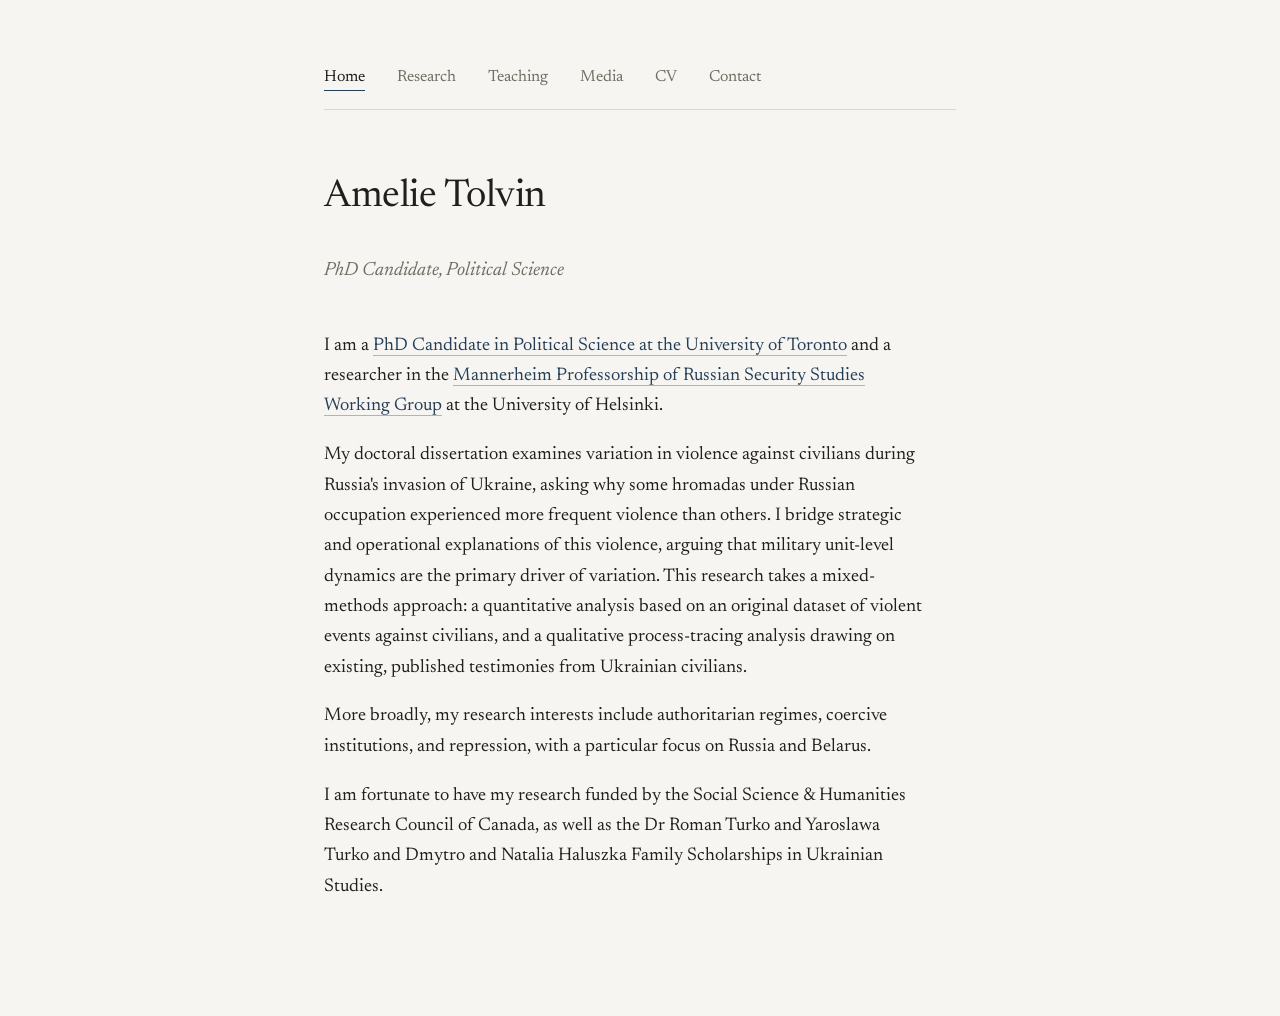
<file: index.html>
<!DOCTYPE html>
<html lang="en">
<head>
  <meta charset="UTF-8">
  <meta name="viewport" content="width=device-width, initial-scale=1.0">
  <title>Amelie Tolvin</title>
  <link rel="stylesheet" href="https://cdnjs.cloudflare.com/ajax/libs/font-awesome/6.7.2/css/all.min.css">
  <link rel="preconnect" href="https://fonts.googleapis.com">
  <link rel="preconnect" href="https://fonts.gstatic.com" crossorigin>
  <link href="https://fonts.googleapis.com/css2?family=Newsreader:ital,wght@0,400;0,600;1,400&display=swap" rel="stylesheet">
  <link rel="stylesheet" href="style.css">
</head>
<body>
  <div class="wrap">

    <!-- ============ NAVIGATION ============ -->
    <nav>
      <a href="/" class="active">Home</a>
      <a href="research.html">Research</a>
      <a href="teaching.html">Teaching</a>
      <a href="media.html">Media</a>
      <a href="cv.html">CV</a>
      <a href="contact.html">Contact</a>
    </nav>

    <!-- ============ INTRO ============ -->
    <header>
      <h1>Amelie Tolvin</h1>
      <p class="tagline">PhD Candidate, Political Science</p>
      <p>
        I am a <a href="https://www.politics.utoronto.ca/people/directories/graduate-students/amelie-tolvin">PhD Candidate in Political Science at the University of Toronto</a>
        and a researcher in the
        <a href="https://www.helsinki.fi/en/researchgroups/the-mannerheim-professorship-of-russian-security-studies-working-group">Mannerheim Professorship of Russian Security Studies Working Group</a> at the University of Helsinki.</p>

      <p>My doctoral dissertation examines variation in violence against civilians during Russia's invasion of Ukraine, asking why some hromadas under Russian occupation experienced more frequent violence than others. I bridge strategic and operational explanations of this violence, arguing that military unit-level dynamics are the primary driver of variation. This research takes a mixed-methods approach: a quantitative analysis based on an original dataset of violent events against civilians, and a qualitative process-tracing analysis drawing on existing, published testimonies from Ukrainian civilians.</p>
          
      <p>More broadly, my research interests include authoritarian regimes, coercive institutions, and repression, with a particular focus on Russia and Belarus.</p>

      <p>I am fortunate to have my research funded by the Social Science & Humanities Research Council of Canada, as well as the Dr Roman Turko and Yaroslawa Turko and Dmytro and Natalia Haluszka Family Scholarships in Ukrainian Studies.</p>
    </header>

</body>
</html>
</file>
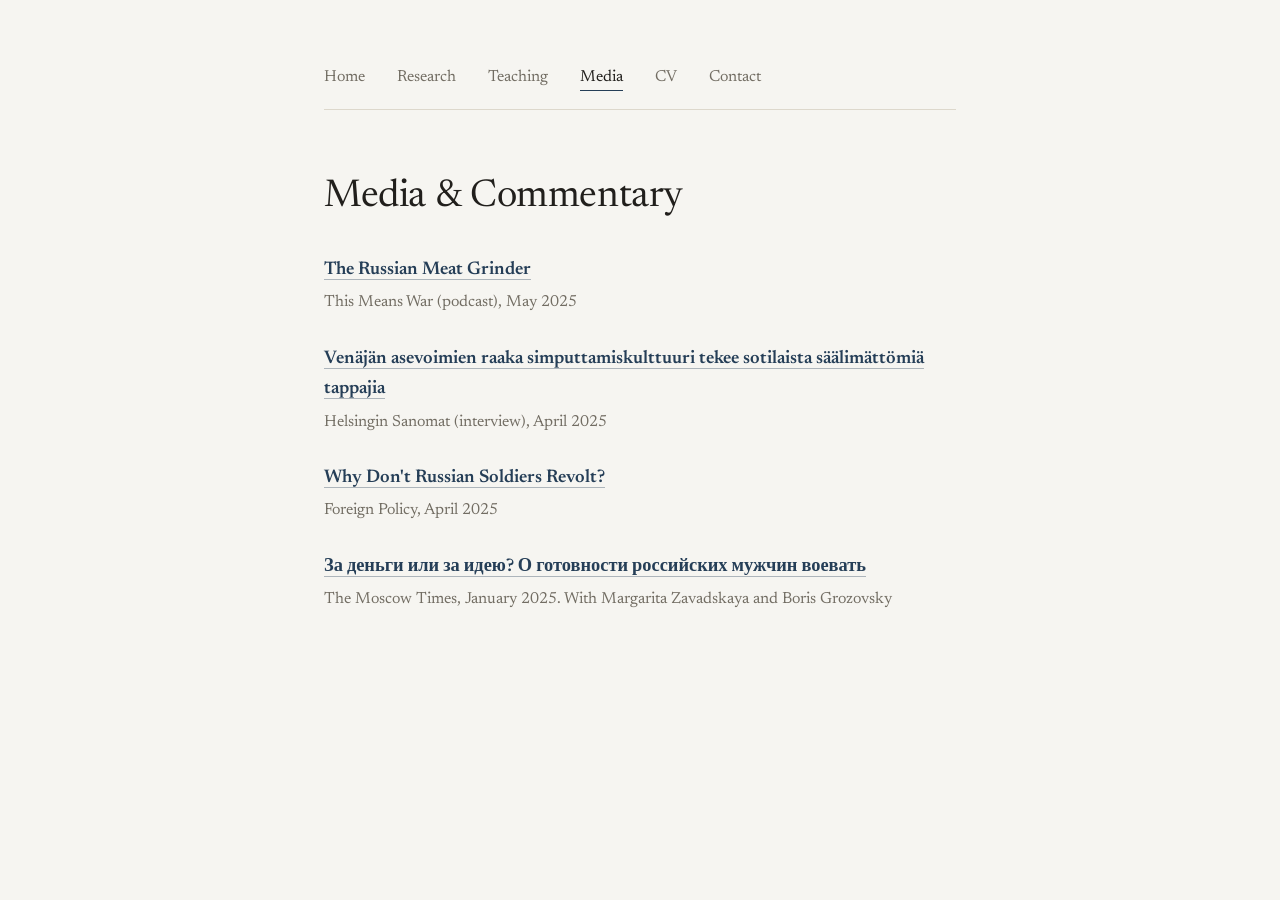
<file: media.html>
<!DOCTYPE html>
<html lang="en">
<head>
  <meta charset="UTF-8">
  <meta name="viewport" content="width=device-width, initial-scale=1.0">
  <title>Media — Amelie Tolvin</title>
  <link rel="preconnect" href="https://fonts.googleapis.com">
  <link rel="preconnect" href="https://fonts.gstatic.com" crossorigin>
  <link href="https://fonts.googleapis.com/css2?family=Newsreader:ital,wght@0,400;0,600;1,400&display=swap" rel="stylesheet">
  <link rel="stylesheet" href="style.css">
</head>
<body>
  <div class="wrap">

    <nav>
      <a href="/">Home</a>
      <a href="research.html">Research</a>
      <a href="teaching.html">Teaching</a>
      <a href="media.html" class="active">Media</a>
      <a href="cv.html">CV</a>
      <a href="contact.html">Contact</a>
    </nav>

    <header>
      <h1>Media &amp; Commentary</h1>
    </header>

    <!-- ============ MEDIA ============ -->
    <section>

      <div class="item">
        <h3><a href="https://podcasts.apple.com/ie/podcast/the-russian-meat-grinder/id1629454648?i=1000708088306">The Russian Meat Grinder</a></h3>
        <p>This Means War (podcast), May 2025</p>
      </div>

      <div class="item">
        <h3><a href="https://www.hs.fi/maailma/art-2000011157760.html">Venäjän asevoimien raaka simputtamiskulttuuri tekee sotilaista säälimättömiä tappajia</a></h3>
        <p>Helsingin Sanomat (interview), April 2025</p>
      </div>
      
      <div class="item">
        <h3><a href="https://foreignpolicy.com/2025/04/09/russia-soldiers-ukraine-war-crimes-meatgrinder-human-waves-brutal-violence-protest/">Why Don't Russian Soldiers Revolt?</a></h3>
        <p>Foreign Policy, April 2025</p>
      </div>

      <div class="item">
        <h3><a href="https://ru.themoscowtimes.com/2025/01/28/za-dengi-ili-za-ideyu-o-gotovnosti-rossiiskih-muzhchin-voevat-a153481">За деньги или за идею? О готовности российских мужчин воевать</a></h3>
        <p>The Moscow Times, January 2025. With Margarita Zavadskaya and Boris Grozovsky</p>
      </div>

    </section>

  </div>
</body>
</html>
</file>
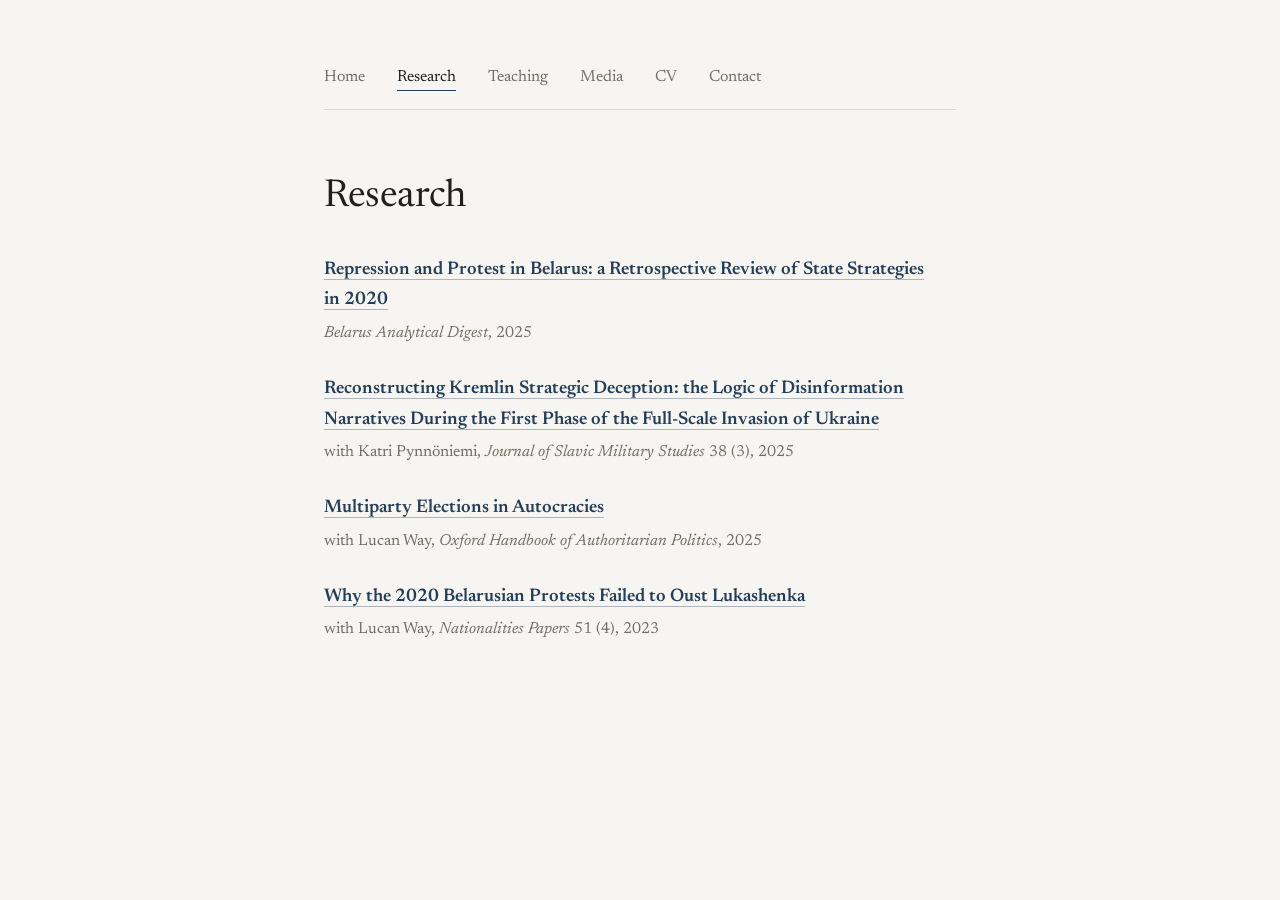
<file: research.html>
<!DOCTYPE html>
<html lang="en">
<head>
  <meta charset="UTF-8">
  <meta name="viewport" content="width=device-width, initial-scale=1.0">
  <title>Research — Amelie Tolvin</title>
  <link rel="preconnect" href="https://fonts.googleapis.com">
  <link rel="preconnect" href="https://fonts.gstatic.com" crossorigin>
  <link href="https://fonts.googleapis.com/css2?family=Newsreader:ital,wght@0,400;0,600;1,400&display=swap" rel="stylesheet">
  <link rel="stylesheet" href="style.css">
</head>
<body>
  <div class="wrap">

    <nav>
      <a href="/">Home</a>
      <a href="research.html" class="active">Research</a>
      <a href="teaching.html">Teaching</a>
      <a href="media.html">Media</a>
      <a href="cv.html">CV</a>
      <a href="contact.html">Contact</a>
    </nav>

    <header>
      <h1>Research</h1>
    </header>

    <!-- ============ Research ============ -->

    <section>
      <div class="item">
        <h3><a href="https://www.ssoar.info/ssoar/bitstream/handle/document/104069/ssoar-belarusad-2025-2-tolvin-Repression_and_Protest_in_Belarus.pdf?sequence=1">Repression and Protest in Belarus: a Retrospective Review of State Strategies in 2020</a></h3>
        <p><em>Belarus Analytical Digest</em>, 2025</p>
      </div>

      <div class="item">
        <h3><a href="https://doi.org/10.1080/13518046.2025.2548727">Reconstructing Kremlin Strategic Deception: the Logic of Disinformation Narratives During the First Phase of the Full-Scale Invasion of Ukraine</a></h3>
        <p>with Katri Pynnöniemi, <em>Journal of Slavic Military Studies</em> 38 (3), 2025</p>
      </div>

      <div class="item">
        <h3><a href="https://doi.org/10.1093/oxfordhb/9780198871996.013.17">Multiparty Elections in Autocracies</a></h3>
        <p>with Lucan Way, <em>Oxford Handbook of Authoritarian Politics</em>, 2025</p>
      </div>
      
      <div class="item">
        <h3><a href="https://doi.org/10.1017/nps.2023.6">Why the 2020 Belarusian Protests Failed to Oust Lukashenka</a></h3>
        <p>with Lucan Way, <em>Nationalities Papers</em> 51 (4), 2023</p>
      </div>
      
    </section>

  </div>

  <script>
    document.getElementById('year').textContent = new Date().getFullYear();
  </script>
</body>
</html>
</file>
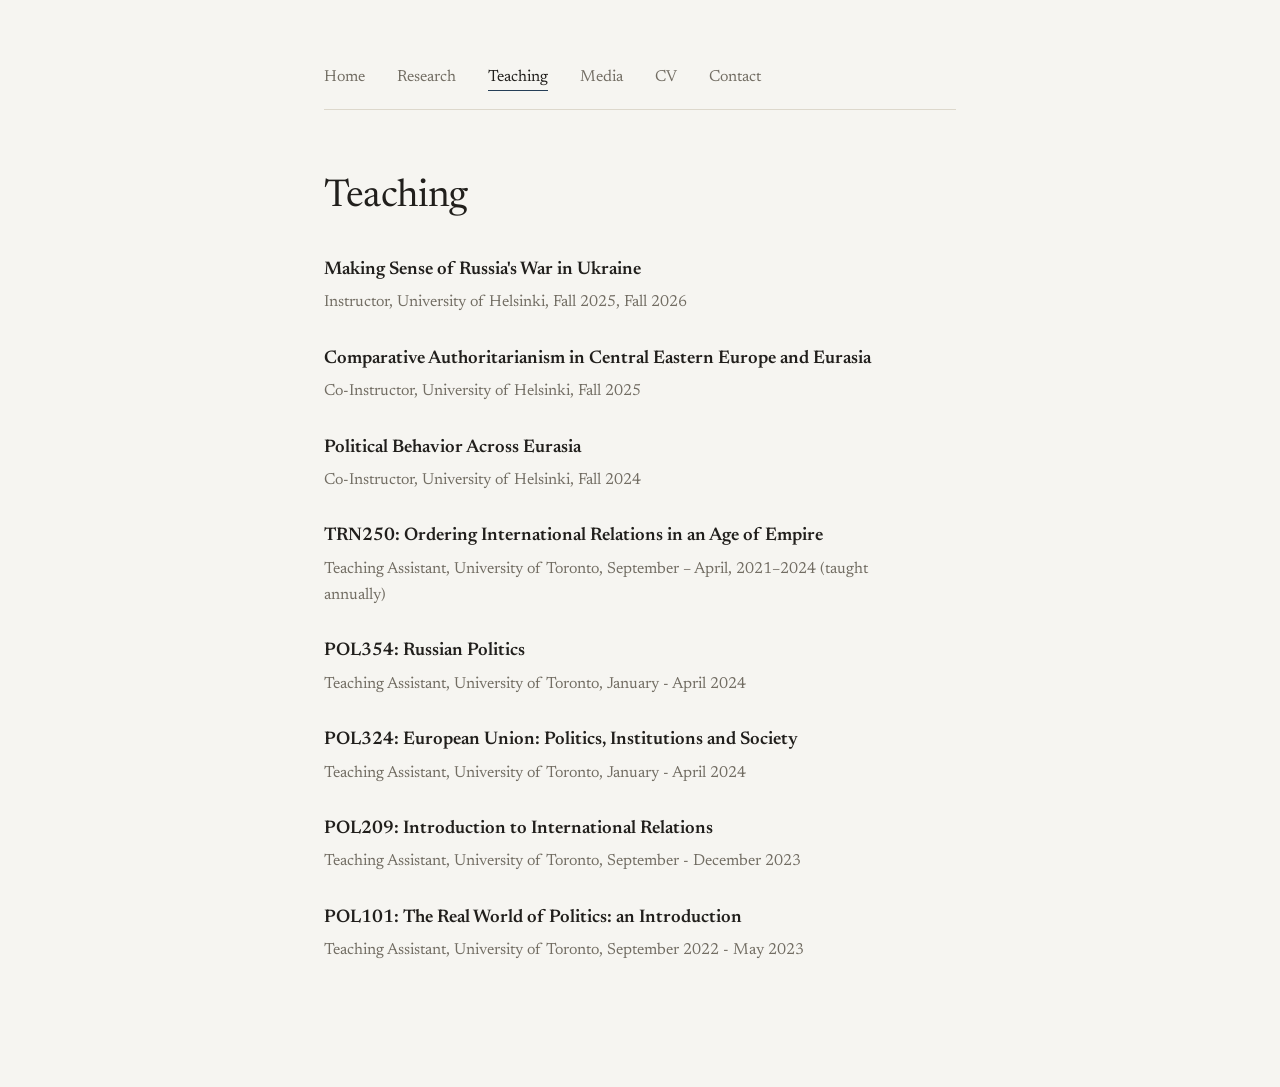
<file: teaching.html>
<!DOCTYPE html>
<html lang="en">
<head>
  <meta charset="UTF-8">
  <meta name="viewport" content="width=device-width, initial-scale=1.0">
  <title>Teaching — Amelie Tolvin</title>
  <link rel="preconnect" href="https://fonts.googleapis.com">
  <link rel="preconnect" href="https://fonts.gstatic.com" crossorigin>
  <link href="https://fonts.googleapis.com/css2?family=Newsreader:ital,wght@0,400;0,600;1,400&display=swap" rel="stylesheet">
  <link rel="stylesheet" href="style.css">
</head>
<body>
  <div class="wrap">

    <nav>
      <a href="/">Home</a>
      <a href="research.html">Research</a>
      <a href="teaching.html" class="active">Teaching</a>
      <a href="media.html">Media</a>
      <a href="cv.html">CV</a>
      <a href="contact.html">Contact</a>
    </nav>

    <header>
      <h1>Teaching</h1>
    </header>

    <!-- ============ TEACHING ============ -->
    <section>
      <div class="item">
        <h3>Making Sense of Russia's War in Ukraine</h3>
        <p>Instructor, University of Helsinki, Fall 2025, Fall 2026</p>
      </div>

      <div class="item">
        <h3>Comparative Authoritarianism in Central Eastern Europe and Eurasia</h3>
        <p>Co-Instructor, University of Helsinki, Fall 2025</p>
      </div>

      <div class="item">
        <h3>Political Behavior Across Eurasia</h3>
        <p>Co-Instructor, University of Helsinki, Fall 2024</p>
      </div>

    <div class="item">
      <h3>TRN250: Ordering International Relations in an Age of Empire</h3>
<p>Teaching Assistant, University of Toronto, September – April, 2021–2024 (taught annually)</p>
      </div>

    <div class="item">
      <h3>POL354: Russian Politics</h3>
      <p>Teaching Assistant, University of Toronto, January - April 2024</p>
      </div>

    <div class="item">
      <h3>POL324: European Union: Politics, Institutions and Society</h3>
      <p>Teaching Assistant, University of Toronto, January - April 2024</p>
      </div>

   <div class="item">
      <h3>POL209: Introduction to International Relations</h3>
      <p>Teaching Assistant, University of Toronto, September - December 2023</p>
   </div>

  <div class="item">
      <h3>POL101: The Real World of Politics: an Introduction</h3>
      <p>Teaching Assistant, University of Toronto, September 2022 - May 2023</p>
   </div>
    </section>

    
  </div>
</body>
</html>
</file>
<file: style.css>
/* ------------------------------------------------------------
   COLORS & FONT — change these to reskin every page at once.
------------------------------------------------------------ */
:root {
  --bg: #f6f5f1;
  --ink: #211f1c;
  --muted: #726d63;
  --accent: #253e57;
  --line: #ddd8cc;
}

* { box-sizing: border-box; }

body {
  margin: 0;
  background: var(--bg);
  color: var(--ink);
  font-family: "Newsreader", Georgia, "Times New Roman", serif;
  font-size: 1.15rem;
  line-height: 1.65;
  -webkit-font-smoothing: antialiased;
}

.wrap {
  max-width: 680px;
  margin: 0 auto;
  padding: 4rem 1.5rem 6rem;
}

/* ---------------- Nav ---------------- */
nav {
  display: flex;
  gap: 2rem;
  margin-bottom: 3.5rem;
  padding-bottom: 1.1rem;
  border-bottom: 1px solid var(--line);
}

nav a {
  color: var(--muted);
  font-size: 1rem;
  border-bottom: none;
}

nav a.active {
  color: var(--ink);
  border-bottom: 1px solid var(--accent);
}

/* ---------------- Header / intro ---------------- */
header h1 {
  font-size: 2.4rem;
  font-weight: 400;
  letter-spacing: -0.01em;
}

header p.tagline {
  font-style: italic;
  color: var(--muted);
  font-size: 1.2rem;
  margin: 0 0 2.75rem;
}

header p {
  max-width: 60ch;
}

/* ---------------- Section headings ----------------
   Small caps instead of tracked uppercase — reads as a
   scholarly section label without the generic "AI eyebrow"
   look of letter-spaced all-caps text. */
h2 {
  font-variant: small-caps;
  letter-spacing: 0.02em;
  font-size: 1.35rem;
  font-weight: 600;
  color: var(--ink);
  border-bottom: 1px solid var(--line);
  padding-bottom: 0.5rem;
  margin: 3.5rem 0 1.3rem;
}

/* ---------------- Links ---------------- */
a {
  color: var(--accent);
  text-decoration: none;
  border-bottom: 1px solid rgba(37, 62, 87, 0.35);
}

a:hover, a:focus {
  border-bottom-color: var(--accent);
}

/* ---------------- Item list (research / publications) ---------------- */
.item {
  margin-bottom: 1.75rem;
  max-width: 60ch;
}

.item h3 {
  margin: 0 0 0.25rem;
  font-size: 1.15rem;
  font-weight: 600;
}

.item p {
  margin: 0;
  color: var(--muted);
  font-size: 1rem;
}

/* ---------------- Contact links ---------------- */
.contact-list {
  display: flex;
  flex-wrap: wrap;
  gap: 0.75rem;
}

.contact-list a {
  display: inline-block;
  padding: 0.55rem 1.2rem;
  border: 1px solid var(--line);
  border-radius: 6px;
  font-size: 1rem;
  transition: border-color 0.15s ease, background-color 0.15s ease;
}

.contact-list a:hover {
  border-color: var(--accent);
  background-color: rgba(37, 62, 87, 0.05);
}

footer {
  margin-top: 5rem;
  color: var(--muted);
  font-size: 0.9rem;
  font-style: italic;
}
</file>
